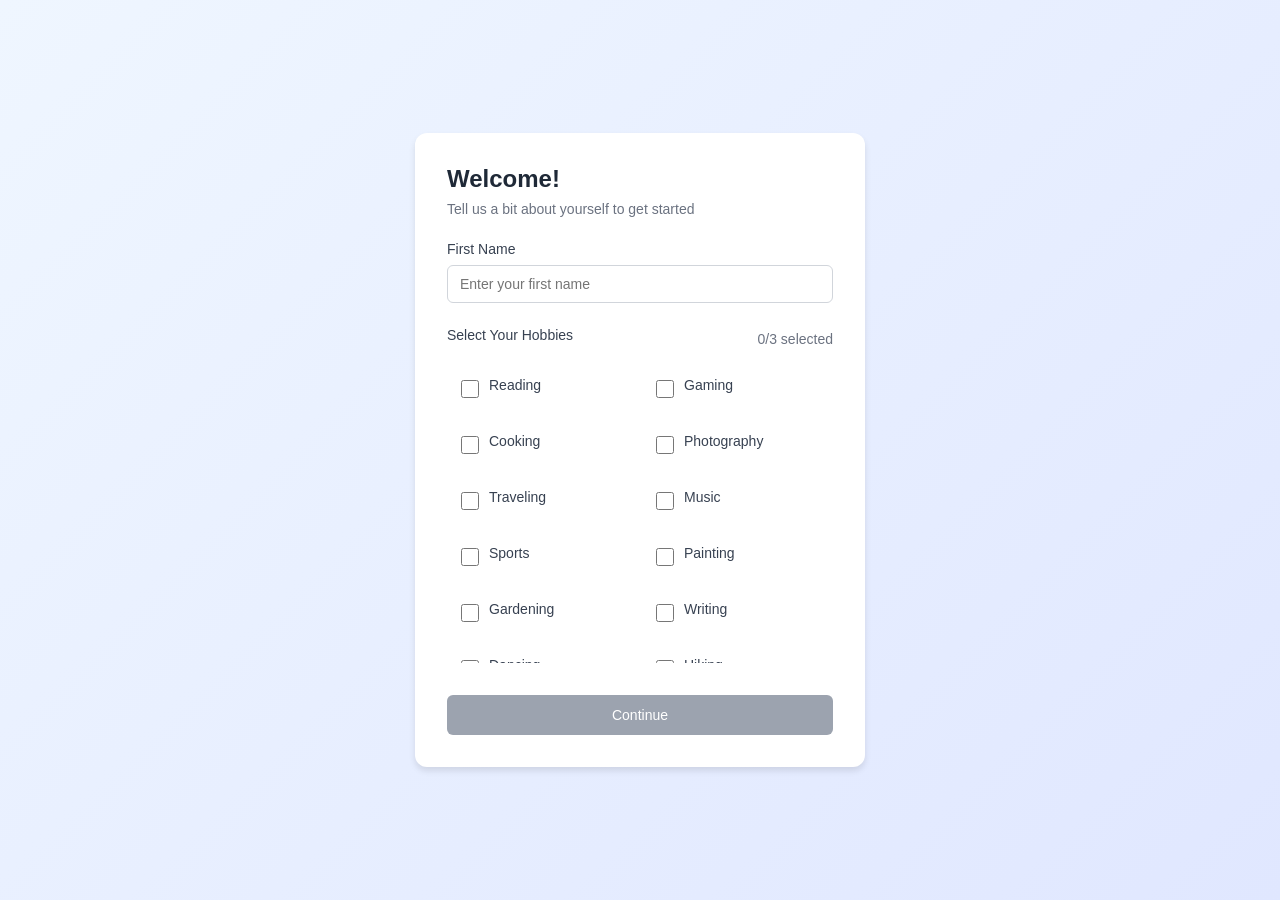
<file: first_screen/index.html>
<!DOCTYPE html>
<html lang="en">
<head>
    <meta charset="UTF-8">
    <meta name="viewport" content="width=device-width, initial-scale=1.0">
    <title>Log Screen</title>
    <link rel="stylesheet" href="style.css">
</head>
<body>
    <div class="card">
        <div class="card-header">
            <h1 class="card-title">Welcome!</h1>
            <p class="card-description">Tell us a bit about yourself to get started</p>
        </div>

        <form id="loginForm">
            <div class="form-group">
                <label for="firstName">First Name</label>
                <input 
                    type="text" 
                    id="firstName" 
                    placeholder="Enter your first name" 
                    required
                >
            </div>

            <div class="form-group">
                <div class="hobbies-header">
                    <label>Select Your Hobbies</label>
                    <span class="counter" id="counter">0/3 selected</span>
                </div>
                <div class="hobbies-grid" id="hobbiesGrid"></div>
                <p class="warning-text" id="warningText" style="display: none;">
                    Maximum of 3 hobbies selected
                </p>
            </div>

            <button type="submit" id="submitBtn" disabled>Continue</button>
        </form>
    </div>

    <script src="main.js"></script>
</body>
</html>
</file>
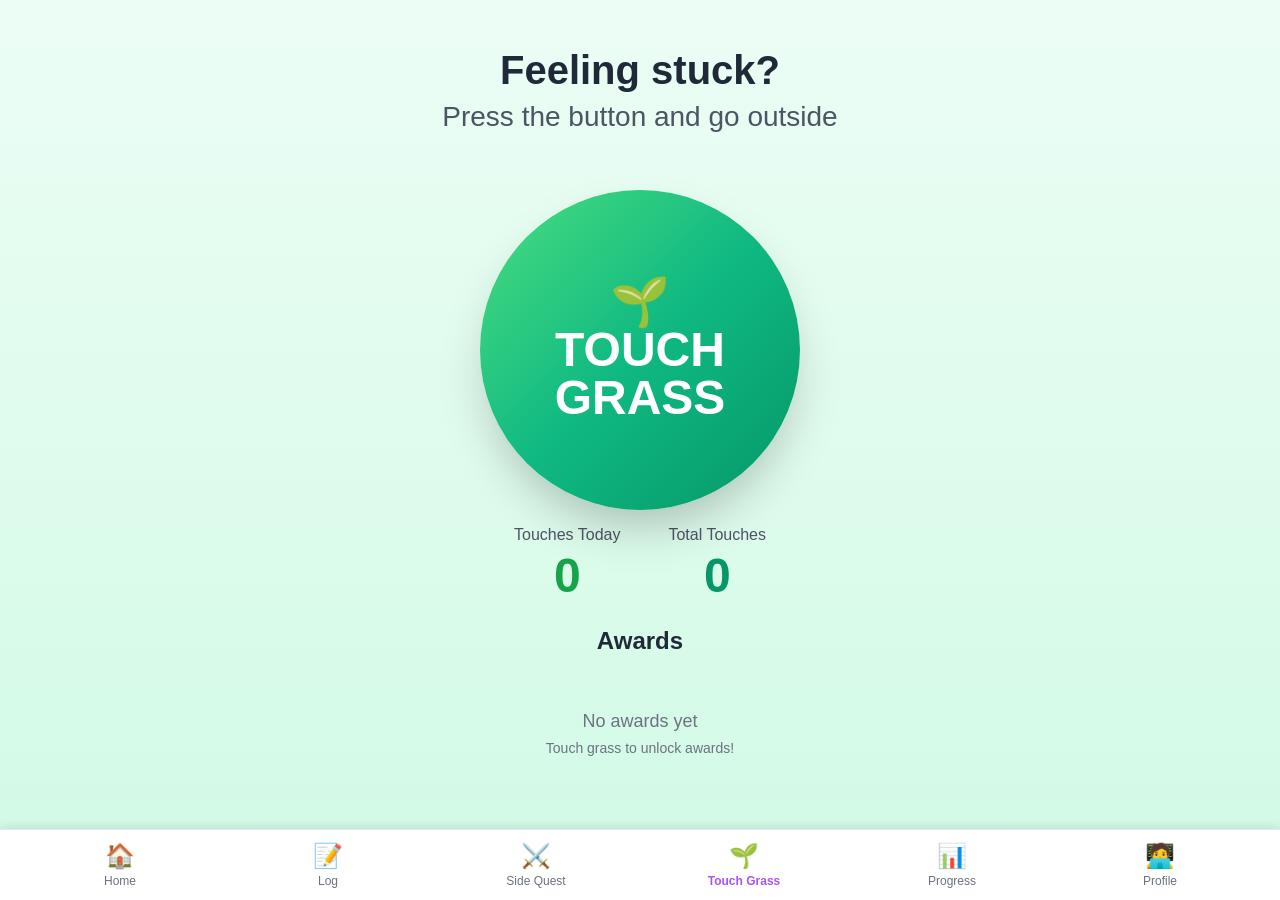
<file: grass_screen/grass.html>
<!DOCTYPE html>
<html lang="en">
<head>
  <meta charset="UTF-8">
  <meta name="viewport" content="width=device-width, initial-scale=1.0">
  <title>Touch Grass Screen</title>
  <link rel="stylesheet" href="grass.css">
</head>
<body>
  <div class="container">
    <!-- Header -->
    <div class="header">
      <h1>Feeling stuck?</h1>
      <p>Press the button and go outside</p>
    </div>

    <!-- Main Content - Button and Stats -->
    <div class="main-content">
      <!-- The Big Button -->
      <button id="touchButton" class="touch-button">
        <!-- <svg class="sparkles-icon" xmlns="http://www.w3.org/2000/svg" width="48" height="48" viewBox="0 0 24 24" fill="none" stroke="currentColor" stroke-width="2" stroke-linecap="round" stroke-linejoin="round">
          <path d="m12 3-1.912 5.813a2 2 0 0 1-1.275 1.275L3 12l5.813 1.912a2 2 0 0 1 1.275 1.275L12 21l1.912-5.813a2 2 0 0 1 1.275-1.275L21 12l-5.813-1.912a2 2 0 0 1-1.275-1.275L12 3Z"/>
          <path d="M5 3v4"/>
          <path d="M19 17v4"/>
          <path d="M3 5h4"/>
          <path d="M17 19h4"/>
        </svg> -->
        <span class="button-text">🌱</span>
        <span class="button-text">TOUCH</span>
        <span class="button-text">GRASS</span>
      </button>

      <!-- Stats -->
      <div class="stats">
        <div class="stat-item">
          <p class="stat-label">Touches Today</p>
          <p class="stat-value" id="touchesToday">0</p>
        </div>
        <div class="stat-item">
          <p class="stat-label">Total Touches</p>
          <p class="stat-value total" id="totalTouches">0</p>
        </div>
      </div>
    </div>

    <!-- Awards Section -->
    <div class="awards-section">
      <h2>Awards</h2>
      <div id="awardsContainer" class="awards-grid">
        <div class="no-awards">
          <p class="no-awards-title">No awards yet</p>
          <p class="no-awards-subtitle">Touch grass to unlock awards!</p>
        </div>
      </div>
    </div>
  </div>
    <!-- Bottom Navigation -->
    <div class="bottom-nav">
        <button class="nav-item" onclick="goToPage('/home_screen/home.html')">
            <div class="nav-icon">🏠</div>
            <div class="nav-label">Home</div>
        </button>

        <button class="nav-item" onclick="goToPage('/log_screen/log.html')">
            <div class="nav-icon">📝</div>
            <div class="nav-label">Log</div>
        </button>

        <button class="nav-item" onclick="goToPage('/quest_screen/quest.html')">
            <div class="nav-icon">⚔️</div>
            <div class="nav-label">Side Quest</div>
        </button>

        <button class="nav-item active" onclick="goToPage('/grass_screen/grass.html')">
            <div class="nav-icon">🌱</div>
            <div class="nav-label">Touch Grass</div>
        </button>

        <button class="nav-item" onclick="goToPage('/progress_screen/progress.html')">
            <div class="nav-icon">📊</div>
            <div class="nav-label">Progress</div>
        </button>

        <button class="nav-item" onclick="goToPage('/profile_screen/profile.html')">
            <div class="nav-icon">🧑‍💻</div>
            <div class="nav-label">Profile</div>
        </button>
    </div>
  
  <script src="grass.js"></script>
</body>
</html>
</file>
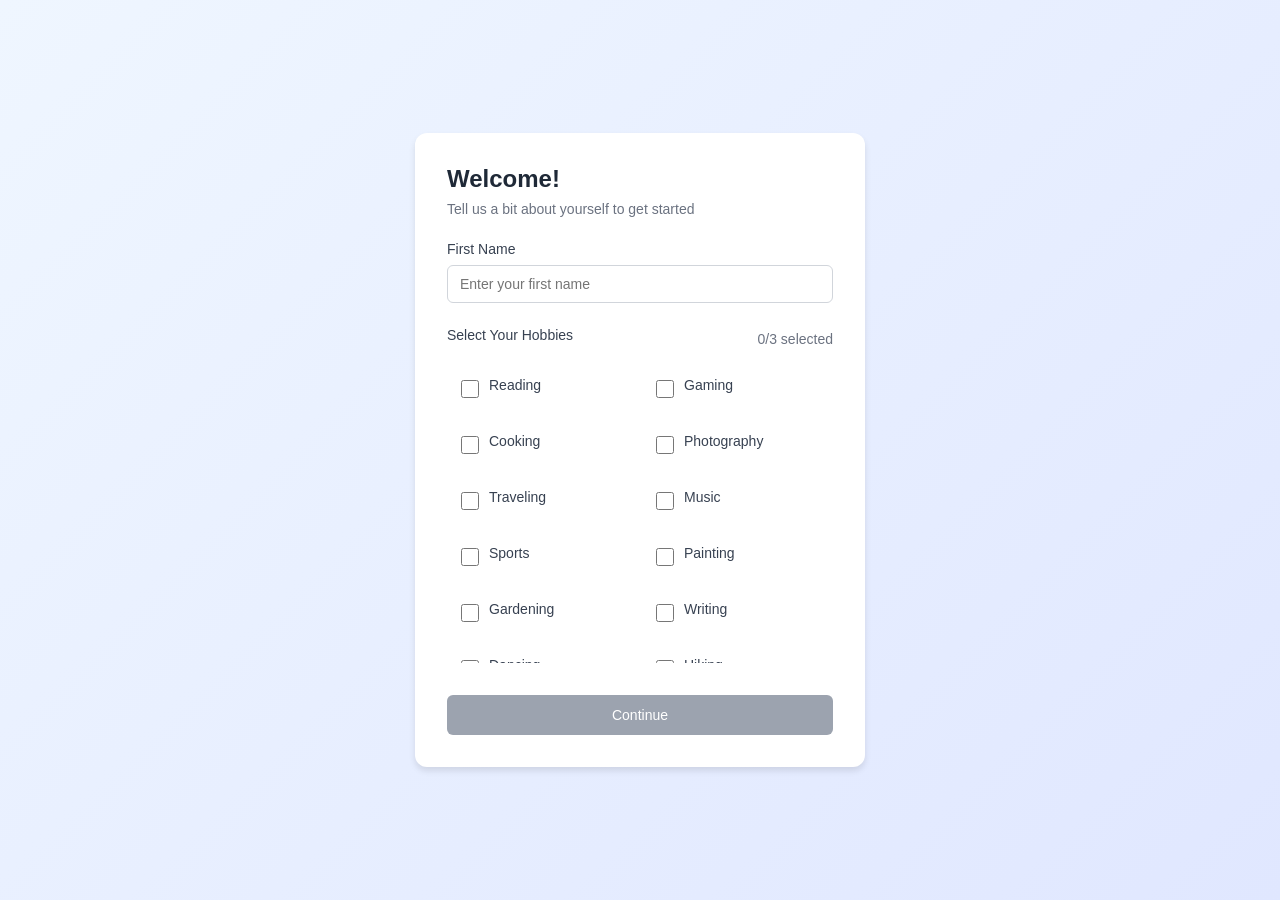
<file: home_screen/home.html>
<!DOCTYPE html>
<html lang="en">
<head>
    <meta charset="UTF-8">
    <meta name="viewport" content="width=device-width, initial-scale=1.0">
    <title>Home Screen</title>

    <!-- ✅ Inter font (matches your UI style) -->
    <link href="https://fonts.googleapis.com/css2?family=Inter:wght@400;600&display=swap" rel="stylesheet">

    <link rel="stylesheet" href="home.css">
</head>
<body>
    <div class="container">

        <!-- Quote Section -->
        <div class="quote-section">
            <span class="quote-icon">✨</span>
            <p class="quote-text" id="quoteText">Loading quote...</p>
        </div>

        <!-- Greeting Section -->
        <div class="greeting-section">
            <!-- ✅ This will now be filled from JS -->
            <h1 class="greeting-title" id="greetingTitle">Loading...</h1>
            <p class="greeting-subtitle">Ready to level up today?</p>
        </div>

        <!-- Stats Section -->
        <div class="stats-container">

            <div class="stat-card">
                <div class="stat-header">
                    <span class="stat-icon">📈</span>
                    <span class="stat-label">Level</span>
                </div>
                <!-- ✅ Dynamic -->
                <p class="stat-value" id="levelValue">0</p>
                <div class="progress-bar-bg">
                    <div class="progress-bar-fill" id="xpProgress" style="width: 0%;"></div>
                </div>
                <p class="stat-subtext" id="xpText">0/100 XP</p>
            </div>

            <div class="stat-card">
                <div class="stat-header">
                    <span class="stat-icon">🔥</span>
                    <span class="stat-label">Streak</span>
                </div>
                <p class="stat-value" id="streakValue">0</p>
                <p class="stat-subtext">days</p>
            </div>

            <div class="stat-card">
                <div class="stat-header">
                    <span class="stat-icon">🎯</span>
                    <span class="stat-label">Completed</span>
                </div>
                <p class="stat-value" id="completedValue">0</p>
                <p class="stat-subtext">this week</p>
            </div>

        </div>

        <!-- Content Grid -->
        <div class="content-grid">

            <!-- Hobbies Section -->
            <div class="hobbies-section">

                <div class="hobbies-header">
                    <h2 class="section-title">My Hobbies</h2>
                    <button class="add-button" id="addHobbyBtn">
                        <span>+</span> Add New
                    </button>
                </div>

                <!-- ✅ JS will insert the 3 selected hobbies here -->
                <div id="hobbiesList" class="hobbies-list"></div>

                <!-- Add Hobby Form -->
                <div id="addHobbyForm" class="add-hobby-form hidden">
                    <input 
                        type="text" 
                        id="hobbyNameInput" 
                        placeholder="Hobby name..." 
                        class="hobby-input"
                    >
                    <input 
                        type="number" 
                        id="hobbyGoalInput" 
                        placeholder="Goal (times per week)" 
                        class="hobby-input" 
                        value="10" 
                        min="1"
                    >
                    <div class="form-buttons">
                        <button class="submit-button" id="submitHobbyBtn">Add Hobby</button>
                        <button class="cancel-button" id="cancelHobbyBtn">Cancel</button>
                    </div>
                </div>

            </div>

            <!-- Side Quest Section -->
            <div class="quest-section">

                <div class="quest-header">
                    <span class="quest-icon">⚡</span>
                    <h2 class="quest-title">Side Quest Available!</h2>
                </div>

                <div class="quest-content">
                    <div class="quest-name-row">
                        <h3 class="quest-name" id="questName">Loading...</h3>
                        <span class="difficulty-badge" id="questDifficulty"></span>
                    </div>

                    <p class="quest-description" id="questDescription"></p>

                    <div class="quest-reward">
                        <span>🏆</span>
                        <span id="questReward"></span>
                    </div>
                </div>

                <button class="quest-button" id="startQuestBtn">
                    Start Quest
                </button>

            </div>

        </div>
    </div>

    <!-- Bottom Navigation -->
    <div class="bottom-nav">
        <button class="nav-item active" onclick="goToPage('/home_screen/home.html')">
            <div class="nav-icon">🏠</div>
            <div class="nav-label">Home</div>
        </button>

        <button class="nav-item" onclick="goToPage('/log_screen/log.html')">
            <div class="nav-icon">📝</div>
            <div class="nav-label">Log</div>
        </button>

        <button class="nav-item" onclick="goToPage('/quest_screen/quest.html')">
            <div class="nav-icon">⚔️</div>
            <div class="nav-label">Side Quest</div>
        </button>

        <button class="nav-item" onclick="goToPage('/grass_screen/grass.html')">
            <div class="nav-icon">🌱</div>
            <div class="nav-label">Touch Grass</div>
        </button>

        <button class="nav-item" onclick="goToPage('/progress_screen/progress.html')">
            <div class="nav-icon">📊</div>
            <div class="nav-label">Progress</div>
        </button>

        <button class="nav-item" onclick="goToPage('/profile_screen/profile.html')">
            <div class="nav-icon">🧑‍💻</div>
            <div class="nav-label">Profile</div>
        </button>
    </div>
    
    <!-- Toast Notification -->
    <div id="toast" class="toast hidden"></div>

    <script src="home.js"></script>

</body>
</html>
</file>
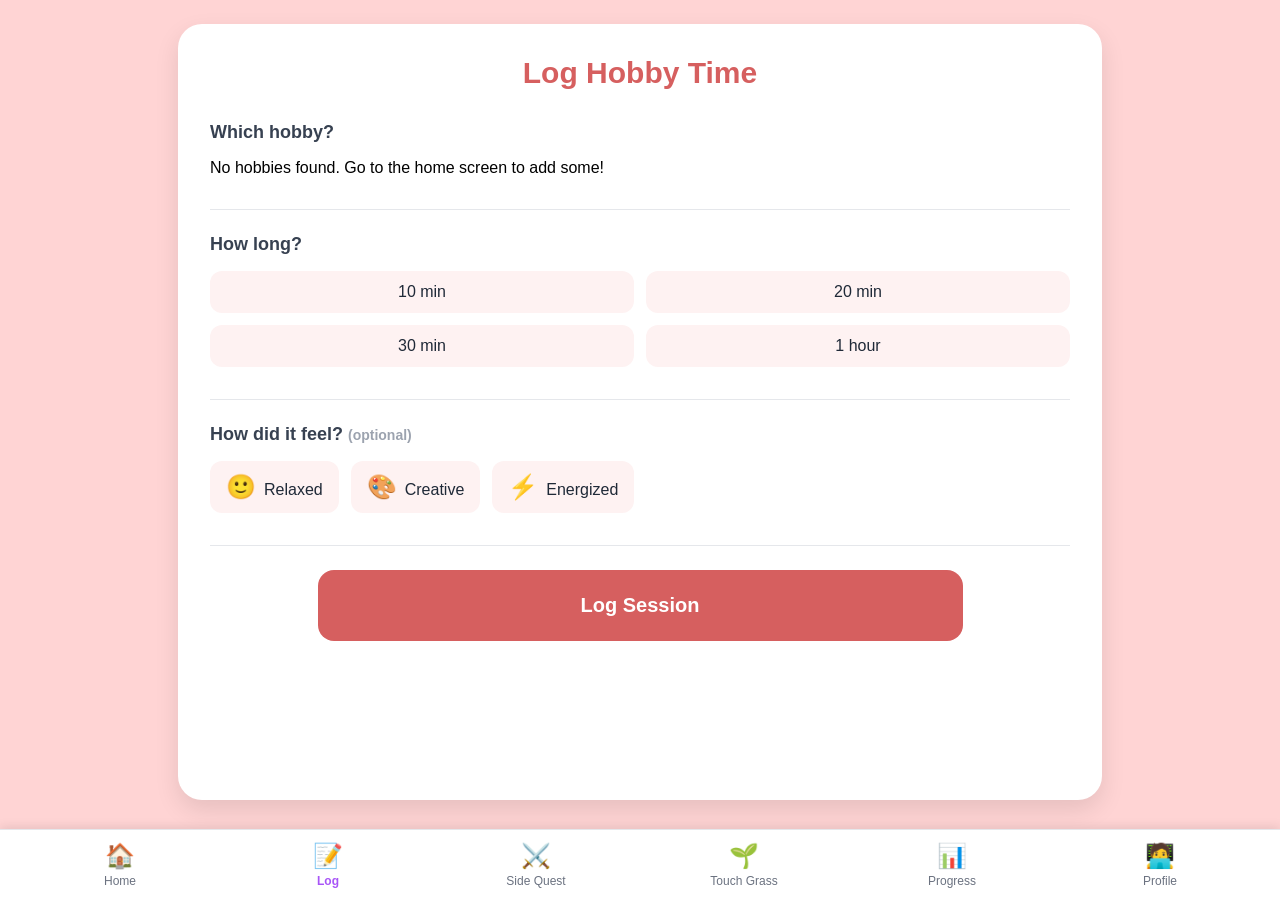
<file: log_screen/log.html>
<!DOCTYPE html>
<html lang="en">
<head>
    <meta charset="UTF-8">
    <meta name="viewport" content="width=device-width, initial-scale=1.0">
    <title>Log Hobbies Screen</title>
    <link rel="stylesheet" href="log.css">
</head>

<body>
    <div class="container">
        <h1>Log Hobby Time</h1>
        
        <!-- Which hobby? -->
        <div class="section">
            <h2>Which hobby?</h2>
            <div class="grid" id="hobbies">
                <button data-hobby="drawing">
                    <span class="emoji">🎨</span>Drawing
                </button>
                <button data-hobby="reading">
                    <span class="emoji">📚</span>Reading
                </button>
                <button data-hobby="guitar">
                    <span class="emoji">🎸</span>Guitar
                </button>
                <button data-hobby="running">
                    <span class="emoji">🏃</span>Running
                </button>
            </div>
        </div>

        <div class="divider"></div>

        <!-- How long? -->
        <div class="section">
            <h2>How long?</h2>
            <div class="grid" id="durations">
                <button data-duration="10">10 min</button>
                <button data-duration="20">20 min</button>
                <button data-duration="30">30 min</button>
                <button data-duration="60">1 hour</button>
            </div>
        </div>

        <div class="divider"></div>

        <!-- How did it feel? -->
        <div class="section">
            <h2>How did it feel? <span class="optional">(optional)</span></h2>
            <div class="flex-wrap" id="feelings">
                <button data-feeling="relaxed">
                    <span class="emoji">🙂</span>Relaxed
                </button>
                <button data-feeling="creative">
                    <span class="emoji">🎨</span>Creative
                </button>
                <button data-feeling="energized">
                    <span class="emoji">⚡</span>Energized
                </button>
            </div>
        </div>

        <div class="divider"></div>

        <!-- Log Session Button -->
        <button class="log-button" onclick="logSession()">Log Session</button>
    </div>



    <!-- Bottom Navigation -->
    <div class="bottom-nav">
        <button class="nav-item" onclick="goToPage('/home_screen/home.html')">
            <div class="nav-icon">🏠</div>
            <div class="nav-label">Home</div>
        </button>

        <button class="nav-item active" onclick="goToPage('/log_screen/log.html')">
            <div class="nav-icon">📝</div>
            <div class="nav-label">Log</div>
        </button>

        <button class="nav-item" onclick="goToPage('/quest_screen/quest.html')">
            <div class="nav-icon">⚔️</div>
            <div class="nav-label">Side Quest</div>
        </button>

        <button class="nav-item" onclick="goToPage('/grass_screen/grass.html')">
            <div class="nav-icon">🌱</div>
            <div class="nav-label">Touch Grass</div>
        </button>

        <button class="nav-item" onclick="goToPage('/progress_screen/progress.html')">
            <div class="nav-icon">📊</div>
            <div class="nav-label">Progress</div>
        </button>

        <button class="nav-item" onclick="goToPage('/profile_screen/profile.html')">
            <div class="nav-icon">🧑‍💻</div>
            <div class="nav-label">Profile</div>
        </button>
    </div>
    

    <script src="log.js"></script>
</body>
</html>
</file>
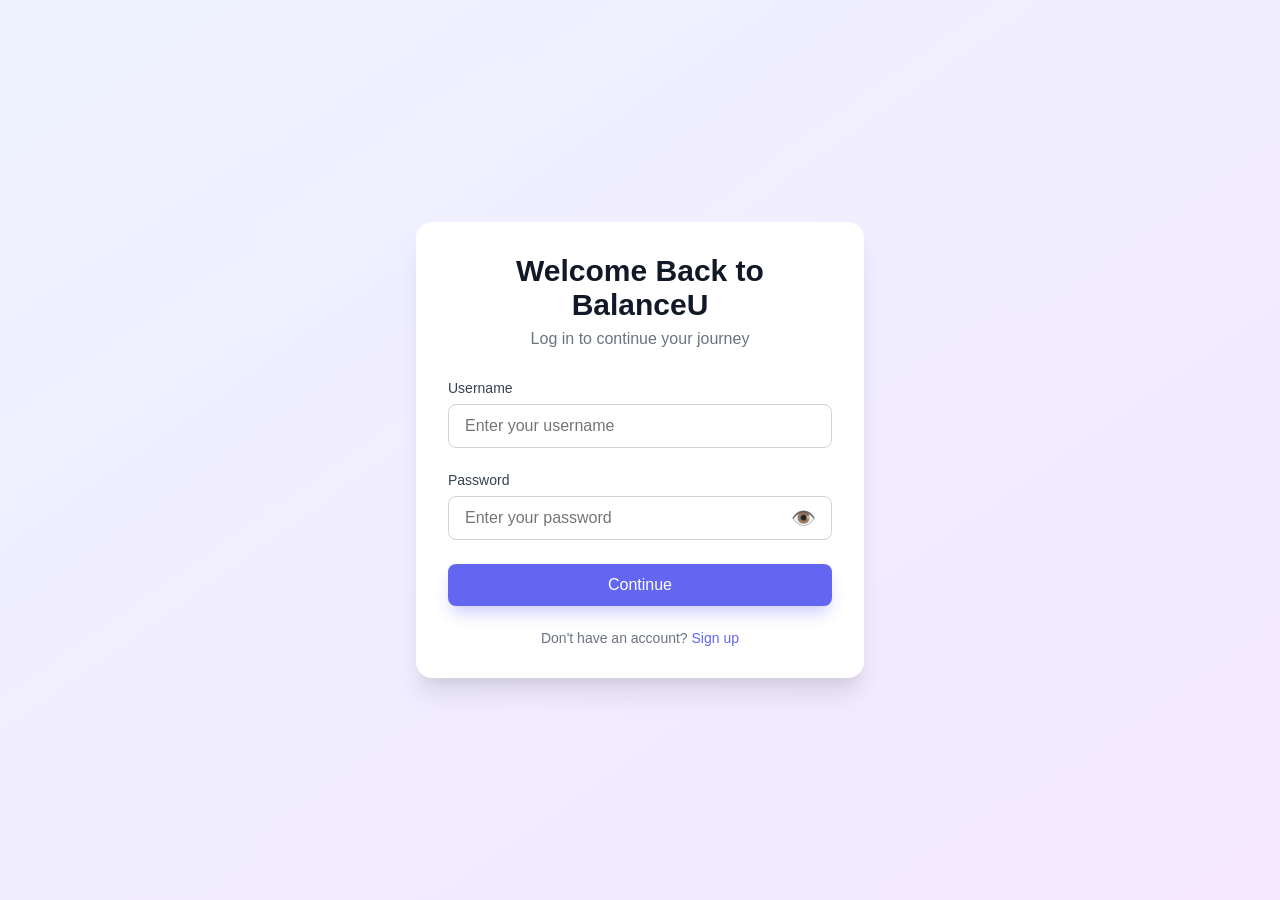
<file: login_screen/login.html>
<!DOCTYPE html>
<html lang="en">
<head>
    <meta charset="UTF-8">
    <meta name="viewport" content="width=device-width, initial-scale=1.0">
    <title>Log In - BalanceU</title>
    <link rel="stylesheet" href="login.css">
</head>
<body>
    <div class="container">
        <div class="card">
            <div class="header">
                <h1>Welcome Back to BalanceU</h1>
                <p>Log in to continue your journey</p>
            </div>

            <form id="loginForm">
                <div class="form-group">
                    <label for="username">Username</label>
                    <input 
                        type="text" 
                        id="username" 
                        placeholder="Enter your username" 
                        required
                    >
                </div>

                <div class="form-group">
                    <label for="password">Password</label>
                    <div class="password-input-wrapper">
                        <input 
                            type="password" 
                            id="password" 
                            placeholder="Enter your password" 
                            required
                        >
                        <button type="button" class="toggle-password" id="togglePassword" aria-label="Toggle password visibility">
                            👁️
                        </button>
                    </div>
                </div>
                <button type="submit" class="submit-btn">
                    Continue
                </button>
            </form>

            <div class="footer">
                <p>Don't have an account? <a href="/signup_screen/signup.html">Sign up</a></p>
            </div>
        </div>
    </div>

    <script src="login.js"></script>
</body>
</html>
</file>
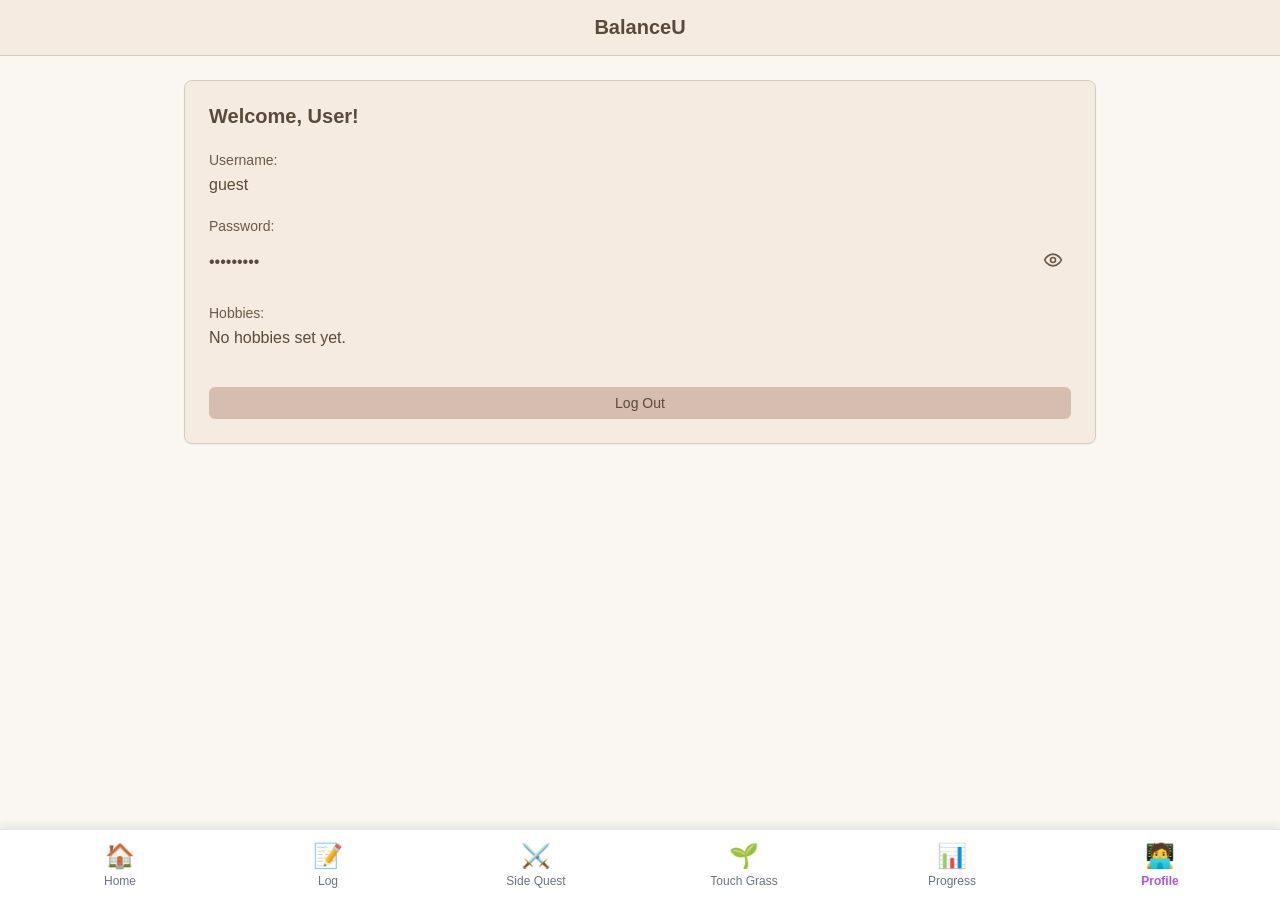
<file: profile_screen/profile.html>
<!DOCTYPE html>
<html lang="en">
<head>
  <meta charset="UTF-8">
  <meta name="viewport" content="width=device-width, initial-scale=1.0">
  <title>BalanceU Profile</title>
  <link rel="stylesheet" href="profile.css">
</head>
<body>
  <div class="profile-screen">
    <!-- Header -->
    <header class="profile-header">
      <h1>BalanceU</h1>
    </header>

    <!-- Main Content -->
    <main class="profile-main">
      <div class="profile-card">
        <!-- Welcome Message -->
        <div class="welcome-section">
          <h2>Welcome, <span id="user-name">John Doe</span>!</h2>
        </div>

        <!-- Username Field -->
        <div class="field-group">
          <label class="field-label">Username:</label>
          <div id="username-value" class="field-value">johndoe123</div>
        </div>

        <!-- Password Field -->
        <div class="field-group">
          <label class="field-label">Password:</label>
          <div class="password-field">
            <div id="password-value" class="password-value">•••••••••</div>
            <button id="toggle-password" class="toggle-button" aria-label="Toggle password visibility">
              <span id="eye-icon">
                <svg xmlns="http://www.w3.org/2000/svg" width="20" height="20" viewBox="0 0 24 24" fill="none" stroke="currentColor" stroke-width="2" stroke-linecap="round" stroke-linejoin="round">
                  <path d="M2 12s3-7 10-7 10 7 10 7-3 7-10 7-10-7-10-7Z"/>
                  <circle cx="12" cy="12" r="3"/>
                </svg>
              </span>
            </button>
          </div>
        </div>

        <!-- Hobbies Field -->
        <div class="field-group">
          <label class="field-label">Hobbies:</label>
          <div id="profile-hobbies" class="field-value hobbies-list"></div>
        </div>

        <!-- Log Out Button -->
        <div class="logout-section">
          <button id="logout-button" class="logout-button">
            Log Out
          </button>
        </div>
      </div>
    </main>
  </div>

    <!-- Bottom Navigation -->
    <div class="bottom-nav">
        <button class="nav-item" onclick="goToPage('/home_screen/home.html')">
            <div class="nav-icon">🏠</div>
            <div class="nav-label">Home</div>
        </button>

        <button class="nav-item" onclick="goToPage('/log_screen/log.html')">
            <div class="nav-icon">📝</div>
            <div class="nav-label">Log</div>
        </button>

        <button class="nav-item" onclick="goToPage('/quest_screen/quest.html')">
            <div class="nav-icon">⚔️</div>
            <div class="nav-label">Side Quest</div>
        </button>

        <button class="nav-item" onclick="goToPage('/grass_screen/grass.html')">
            <div class="nav-icon">🌱</div>
            <div class="nav-label">Touch Grass</div>
        </button>

        <button class="nav-item" onclick="goToPage('/progress_screen/progress.html')">
            <div class="nav-icon">📊</div>
            <div class="nav-label">Progress</div>
        </button>

        <button class="nav-item active" onclick="goToPage('/profile_screen/profile.html')">
            <div class="nav-icon">🧑‍💻</div>
            <div class="nav-label">Profile</div>
        </button>
    </div>

  <script src="profile.js"></script>
</body>
</html>
</file>
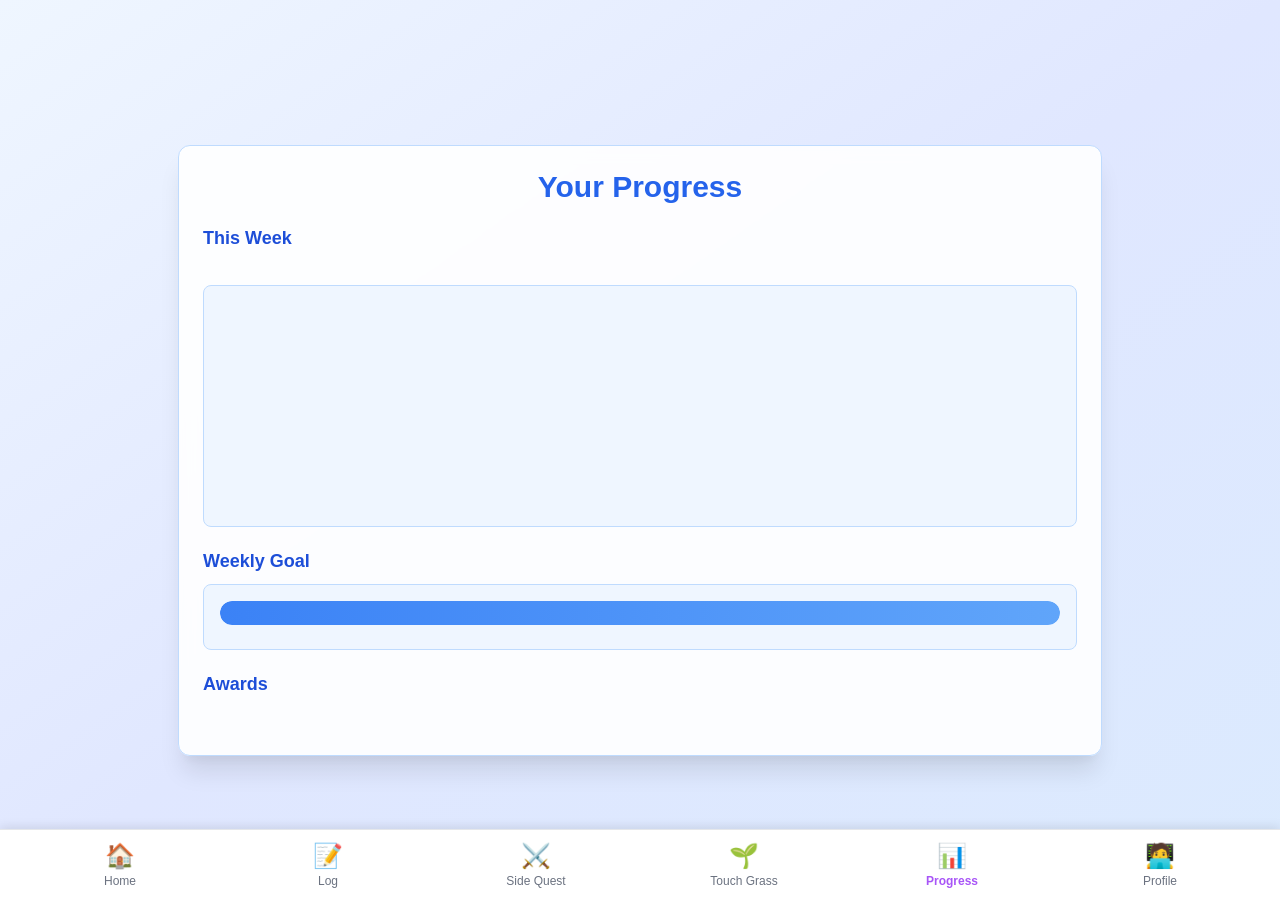
<file: progress_screen/progress.html>
<!DOCTYPE html>
<html lang="en">
<head>
    <meta charset="UTF-8">
    <meta name="viewport" content="width=device-width, initial-scale=1.0">
    <title>Progress Screen</title>
    <link rel="stylesheet" href="progress.css">
</head>
<body>
    <div class="container">
        <div class="card">
            <h1 class="title">Your Progress</h1>

            <!-- This Week Section -->
            <div class="section">
                <h2 class="section-title">This Week</h2>
                <div class="activity-list"></div>
            </div>

            <!-- Pie Chart -->
            <div class="section">
                <div class="chart-container">
                    <canvas id="pieChart" width="200" height="200"></canvas>
                    <div class="legend"></div>
                </div>
            </div>

            <!-- Weekly Goal Section -->
            <div class="section">
                <h2 class="section-title">Weekly Goal</h2>
                <div class="chart-container">
                    <div class="progress-bar-container">
                        <div class="progress-bar-fill weekly-bar"></div>
                    </div>
                    <div class="progress-text weekly-label"></div>
                </div>
            </div>

            <!-- Awards Section -->
            <div class="section">
                <h2 class="section-title">Awards</h2>
                <div class="awards-grid" id="awardsGrid"></div>
            </div>
        </div>
    </div>

    <!-- Bottom Navigation -->
    <div class="bottom-nav">
        <button class="nav-item" onclick="goToPage('/home_screen/home.html')">
            <div class="nav-icon">🏠</div>
            <div class="nav-label">Home</div>
        </button>
        <button class="nav-item" onclick="goToPage('/log_screen/log.html')">
            <div class="nav-icon">📝</div>
            <div class="nav-label">Log</div>
        </button>
        <button class="nav-item" onclick="goToPage('/quest_screen/quest.html')">
            <div class="nav-icon">⚔️</div>
            <div class="nav-label">Side Quest</div>
        </button>
        <button class="nav-item" onclick="goToPage('/grass_screen/grass.html')">
            <div class="nav-icon">🌱</div>
            <div class="nav-label">Touch Grass</div>
        </button>
        <button class="nav-item active" onclick="goToPage('/progress_screen/progress.html')">
            <div class="nav-icon">📊</div>
            <div class="nav-label">Progress</div>
        </button>
        <button class="nav-item" onclick="goToPage('/profile_screen/profile.html')">
            <div class="nav-icon">🧑‍💻</div>
            <div class="nav-label">Profile</div>
        </button>
    </div>

    <script src="progress.js"></script>
</body>
</html>
</file>
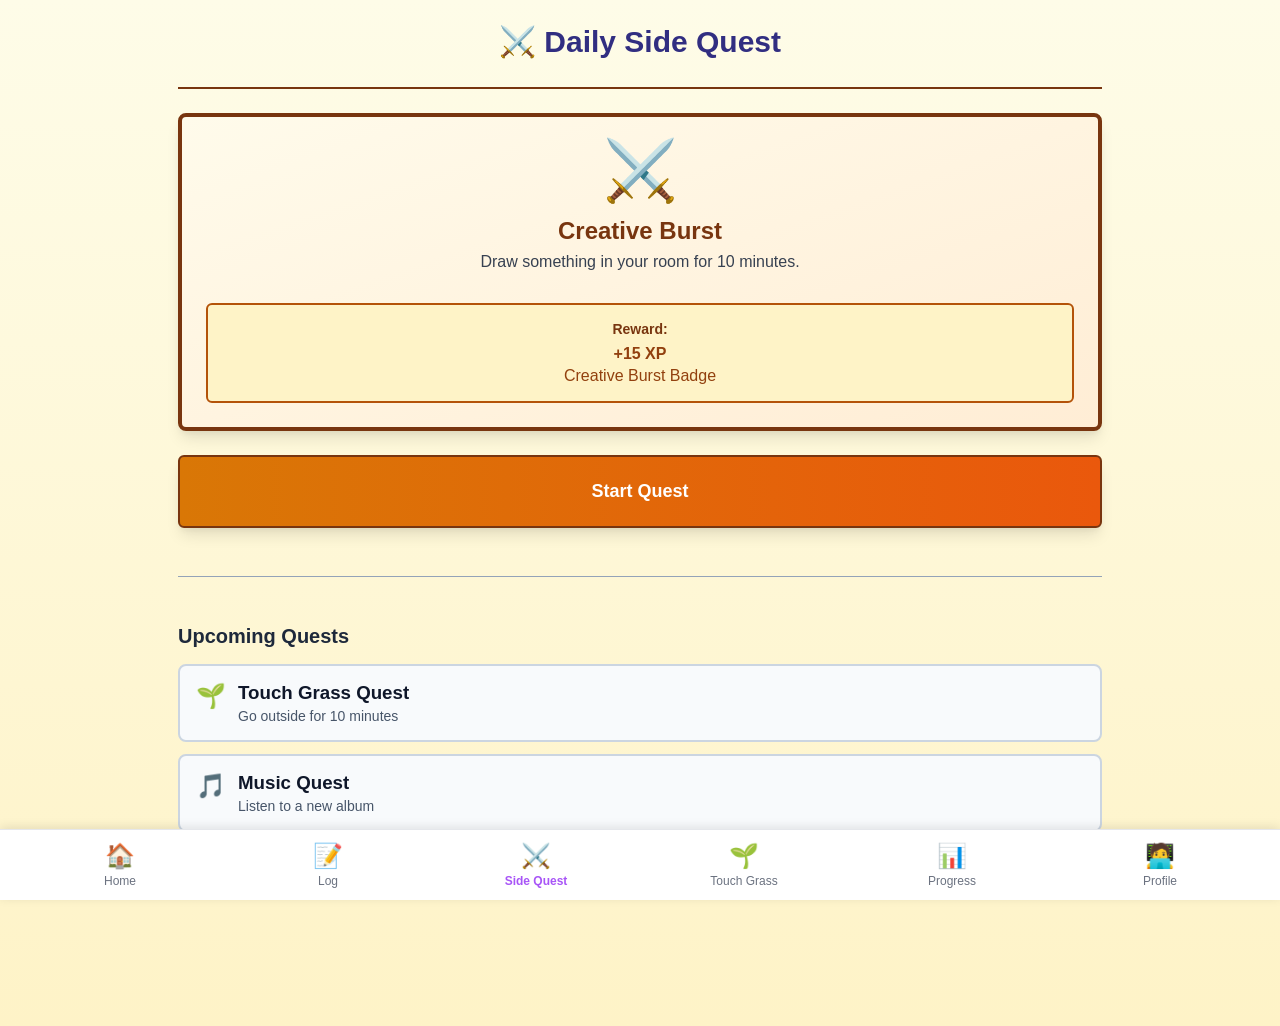
<file: quest_screen/quest.html>
<!DOCTYPE html>
<html lang="en">
<head>
    <meta charset="UTF-8">
    <meta name="viewport" content="width=device-width, initial-scale=1.0">
    <title>Quest Screen</title>
    <link rel="stylesheet" href="quest.css">
</head>

<body>
    <div class="container">
        <!-- Header -->
        <div class="header">
            <h1>⚔️ Daily Side Quest</h1>
        </div>

        <div class="separator"></div>

        <!-- Main Quest Card -->
        <div class="quest-card">
            <div class="quest-content">
                <div class="quest-emoji">⚔️</div>
                
                <div class="quest-info">
                    <h2 class="quest-title">Creative Burst</h2>
                    <p class="quest-description">Draw something in your room for 10 minutes.</p>
                </div>
                
                <div class="quest-reward">
                    <p class="reward-label">Reward:</p>
                    <div class="reward-details">
                        <p class="reward-xp">+15 XP</p>
                        <p class="reward-badge">Creative Burst Badge</p>
                    </div>
                </div>
            </div>
        </div>

        <!-- Start Quest Button -->
        <button class="start-button" onclick="startQuest()">
            Start Quest
        </button>

        <div class="separator-light"></div>

        <!-- Upcoming Quests -->
        <div class="upcoming-section">
            <h2 class="upcoming-title">Upcoming Quests</h2>
            
            <div class="upcoming-list">
                <div class="upcoming-quest" onclick="selectUpcomingQuest('Touch Grass Quest')">
                    <div class="upcoming-emoji">🌱</div>
                    <div class="upcoming-info">
                        <h3 class="upcoming-quest-title">Touch Grass Quest</h3>
                        <p class="upcoming-quest-description">Go outside for 10 minutes</p>
                    </div>
                </div>
                
                <div class="upcoming-quest" onclick="selectUpcomingQuest('Music Quest')">
                    <div class="upcoming-emoji">🎵</div>
                    <div class="upcoming-info">
                        <h3 class="upcoming-quest-title">Music Quest</h3>
                        <p class="upcoming-quest-description">Listen to a new album</p>
                    </div>
                </div>
            </div>
        </div>
        <!-- Header -->
        <div>
            <p id="sideQuestProgress">Side Quests Completed: 0</p>
        </div>
    </div>
    

    <!-- Bottom Navigation -->
    <div class="bottom-nav">
        <button class="nav-item" onclick="goToPage('/home_screen/home.html')">
            <div class="nav-icon">🏠</div>
            <div class="nav-label">Home</div>
        </button>

        <button class="nav-item" onclick="goToPage('/log_screen/log.html')">
            <div class="nav-icon">📝</div>
            <div class="nav-label">Log</div>
        </button>

        <button class="nav-item active" onclick="goToPage('/quest_screen/quest.html')">
            <div class="nav-icon">⚔️</div>
            <div class="nav-label">Side Quest</div>
        </button>

        <button class="nav-item" onclick="goToPage('/grass_screen/grass.html')">
            <div class="nav-icon">🌱</div>
            <div class="nav-label">Touch Grass</div>
        </button>

        <button class="nav-item" onclick="goToPage('/progress_screen/progress.html')">
            <div class="nav-icon">📊</div>
            <div class="nav-label">Progress</div>
        </button>
        
        <button class="nav-item" onclick="goToPage('/profile_screen/profile.html')">
            <div class="nav-icon">🧑‍💻</div>
            <div class="nav-label">Profile</div>
        </button>
    </div>
    

    <script src="quest.js"></script>
</body>
</html>
</file>
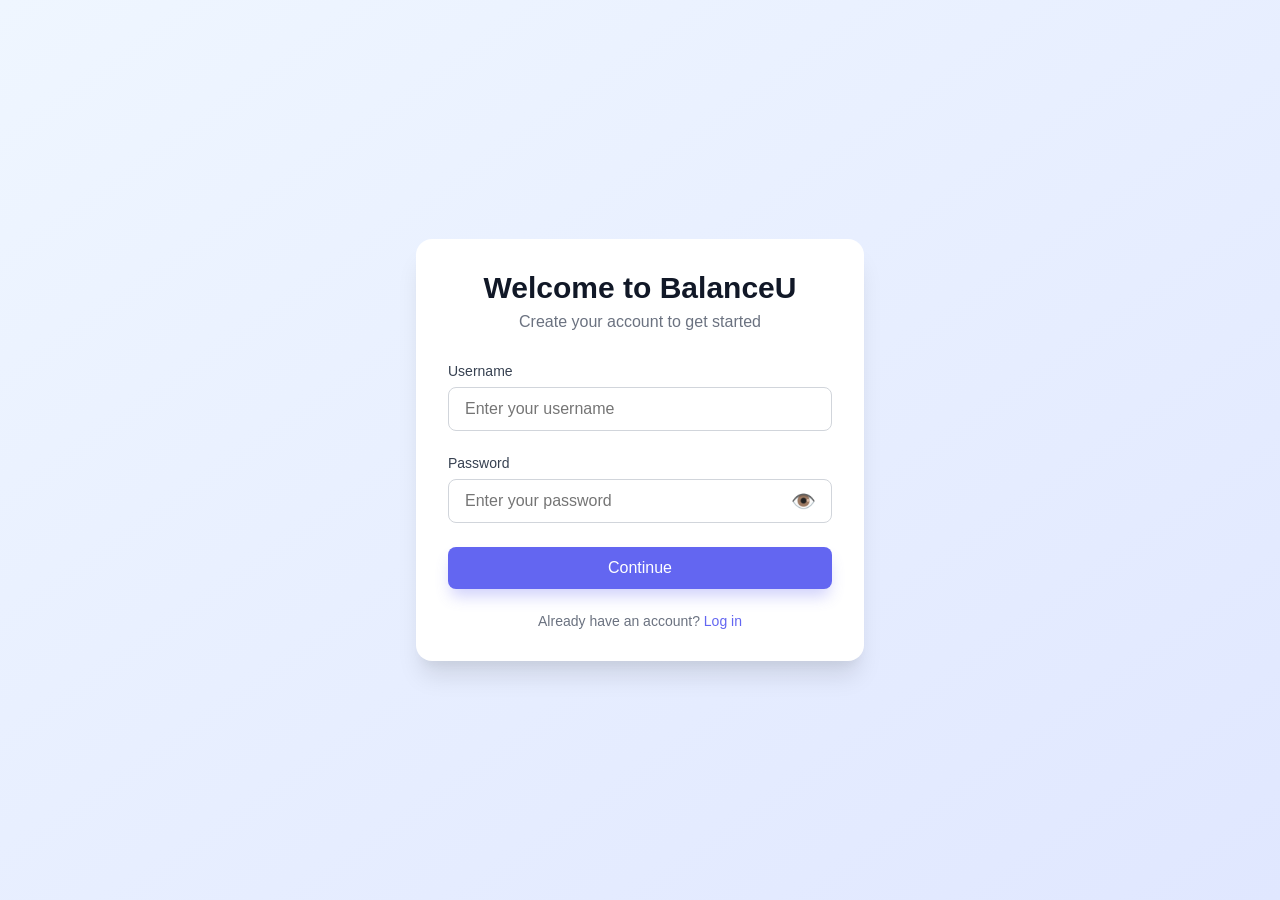
<file: signup_screen/signup.html>
<!DOCTYPE html>
<html lang="en">
<head>
    <meta charset="UTF-8">
    <meta name="viewport" content="width=device-width, initial-scale=1.0">
    <title>Sign Up - BalanceU</title>
    <link rel="stylesheet" href="signup.css">
</head>
<body>
    <div class="container">
        <div class="card">
            <div class="header">
                <h1>Welcome to BalanceU</h1>
                <p>Create your account to get started</p>
            </div>

            <form id="signupForm">
                <div class="form-group">
                    <label for="username">Username</label>
                    <input 
                        type="text" 
                        id="username" 
                        placeholder="Enter your username" 
                        required
                    >
                </div>

                <div class="form-group">
                    <label for="password">Password</label>
                    <div class="password-input-wrapper">
                        <input 
                            type="password" 
                            id="password" 
                            placeholder="Enter your password" 
                            required
                        >
                        <button type="button" class="toggle-password" id="togglePassword" aria-label="Toggle password visibility">
                            👁️
                        </button>
                    </div>
                </div>

                <button type="submit" class="submit-btn">
                    Continue
                </button>
            </form>

            <div class="footer">
                <p>Already have an account? <a href="/login_screen/login.html">Log in</a></p>
            </div>
        </div>
    </div>

    <script src="signup.js"></script>
</body>
</html>
</file>
<file: first_screen/style.css>
* {
    margin: 0;
    padding: 0;
    box-sizing: border-box;
}

body {
    font-family: -apple-system, BlinkMacSystemFont, 'Segoe UI', Roboto, 'Helvetica Neue', Arial, sans-serif;
    min-height: 100vh;
    display: flex;
    align-items: center;
    justify-content: center;
    padding: 20px;
    background: linear-gradient(135deg, #eff6ff 0%, #e0e7ff 100%);
}

.card {
    background: white;
    border-radius: 12px;
    box-shadow: 0 4px 6px rgba(0, 0, 0, 0.1);
    width: 100%;
    max-width: 450px;
    padding: 32px;
}

.card-header {
    margin-bottom: 24px;
}

.card-title {
    font-size: 24px;
    font-weight: 600;
    color: #1f2937;
    margin-bottom: 8px;
}

.card-description {
    font-size: 14px;
    color: #6b7280;
}

.form-group {
    margin-bottom: 24px;
}

label {
    display: block;
    font-size: 14px;
    font-weight: 500;
    color: #374151;
    margin-bottom: 8px;
}

input[type="text"] {
    width: 100%;
    padding: 10px 12px;
    font-size: 14px;
    border: 1px solid #d1d5db;
    border-radius: 6px;
    outline: none;
    transition: border-color 0.2s;
}

input[type="text"]:focus {
    border-color: #3b82f6;
    box-shadow: 0 0 0 3px rgba(59, 130, 246, 0.1);
}

.hobbies-header {
    display: flex;
    justify-content: space-between;
    align-items: center;
    margin-bottom: 12px;
}

.counter {
    font-size: 14px;
    color: #6b7280;
}

.hobbies-grid {
    display: grid;
    grid-template-columns: repeat(2, 1fr);
    gap: 12px;
    max-height: 300px;
    overflow-y: auto;
    padding: 4px;
}

.hobby-item {
    display: flex;
    align-items: center;
    padding: 10px;
    border-radius: 6px;
    cursor: pointer;
    transition: background-color 0.2s;
}

.hobby-item:hover:not(.disabled) {
    background-color: #f3f4f6;
}

.hobby-item.disabled {
    opacity: 0.5;
    cursor: not-allowed;
}

input[type="checkbox"] {
    width: 18px;
    height: 18px;
    margin-right: 10px;
    cursor: pointer;
    accent-color: #3b82f6;
}

.hobby-item.disabled input[type="checkbox"] {
    cursor: not-allowed;
}

.hobby-label {
    font-size: 14px;
    font-weight: 500;
    color: #374151;
    cursor: pointer;
    user-select: none;
}

.warning-text {
    font-size: 14px;
    color: #d97706;
    margin-top: 8px;
}

button {
    width: 100%;
    padding: 12px;
    font-size: 14px;
    font-weight: 500;
    color: white;
    background-color: #3b82f6;
    border: none;
    border-radius: 6px;
    cursor: pointer;
    transition: background-color 0.2s;
    margin-top: 8px;
}

button:hover:not(:disabled) {
    background-color: #2563eb;
}

button:disabled {
    background-color: #9ca3af;
    cursor: not-allowed;
}

@media (max-width: 640px) {
    .hobbies-grid {
        grid-template-columns: 1fr;
    }
}
</file>
<file: grass_screen/grass.css>
* {
  margin: 0;
  padding: 0;
  box-sizing: border-box;
}

body, html {
  width: 100%;
  height: 100%;
  font-family: -apple-system, BlinkMacSystemFont, 'Segoe UI', Roboto, Oxygen, Ubuntu, Cantarell, sans-serif;
}

.container {
  width: 100%;
  min-height: 100vh; /* allow page to grow */
  display: flex;
  flex-direction: column;
  align-items: center;
  justify-content: space-between;
  /* justify-content: flex-start; ✅ not space-between */
  padding: 2rem;
  background: linear-gradient(to bottom, #ecfdf5, #d1fae5);
}

/* Header */
.header {
  text-align: center;
  margin-top: 1rem;
  margin-bottom: 8rem;
}

.header h1 {
  font-size: 2rem;
  color: #1f2937;
  margin-bottom: 0.5rem;
}

.header p {
  font-size: 1.5rem;
  color: #4b5563;
}

/* Main Content */
.main-content {
  display: flex;
  flex-direction: column;
  align-items: center;
  gap: 1rem;
}

/* Touch Button */
.touch-button {
  position: relative;
  width: 16rem;
  height: 16rem;
  border-radius: 50%;
  background: linear-gradient(to bottom right, #4ade80, #10b981, #059669);
  box-shadow: 0 25px 50px -12px rgba(0, 0, 0, 0.25);
  border: none;
  cursor: pointer;
  display: flex;
  flex-direction: column;
  align-items: center;
  justify-content: center;
  color: white;
  transition: all 0.3s;
  transform: scale(1);
}

.touch-button:hover {
  box-shadow: 0 25px 50px -12px rgba(74, 222, 128, 0.5);
  transform: scale(1.05);
}

.touch-button:active {
  transform: scale(0.95);
}

.touch-button.animate {
  animation: pulse 0.6s ease-in-out;
  transform: scale(1.1);
}

@keyframes pulse {
  0%, 100% {
    opacity: 1;
  }
  50% {
    opacity: 0.5;
  }
}

.sparkles-icon {
  width: 3rem;
  height: 3rem;
  margin-bottom: 1rem;
}

.button-text {
  font-size: 2.5rem;
  font-weight: bold;
  line-height: 1;
}

/* Stats */
.stats {
  display: flex;
  gap: 3rem;
  text-align: center;
}

.stat-item {
  display: flex;
  flex-direction: column;
}

.stat-label {
  color: #4b5563;
  margin-bottom: 0.25rem;
  font-size: 1rem;
}

.stat-value {
  font-size: 3rem;
  font-weight: bold;
  color: #16a34a;
}

.stat-value.total {
  color: #059669;
}

/* Awards Section */
.awards-section {
  width: 100%;
  max-width: 48rem;
  margin-bottom: 5rem;
  /* margin-bottom: 120px; */
  margin-top: 1rem;
}

.awards-section h2 {
  font-size: 1.5rem;
  font-weight: bold;
  text-align: center;
  color: #1f2937;
  margin-bottom: 1.5rem;
}

.awards-grid {
  display: grid;
  grid-template-columns: repeat(2, 1fr);
  gap: 1rem;
}

.award-card {
  background: white;
  border-radius: 0.5rem;
  padding: 1rem;
  box-shadow: 0 10px 15px -3px rgba(0, 0, 0, 0.1);
  border: 2px solid #86efac;
  transition: transform 0.3s;
  animation: fadeIn 0.5s ease-in;
}

.award-card:hover {
  transform: scale(1.05);
}

@keyframes fadeIn {
  from {
    opacity: 0;
    transform: translateY(10px);
  }
  to {
    opacity: 1;
    transform: translateY(0);
  }
}

.award-icon {
  font-size: 3rem;
  text-align: center;
  margin-bottom: 0.5rem;
}

.award-name {
  font-size: 0.875rem;
  text-align: center;
  font-weight: 600;
  color: #1f2937;
}

.award-requirement {
  font-size: 0.75rem;
  text-align: center;
  color: #6b7280;
  margin-top: 0.25rem;
}

.no-awards {
  grid-column: 1 / -1;
  text-align: center;
  color: #6b7280;
  padding: 2rem;
}

.no-awards-title {
  font-size: 1.125rem;
  margin-bottom: 0.5rem;
}

.no-awards-subtitle {
  font-size: 0.875rem;
}

/* Responsive */
@media (min-width: 768px) {
  .header h1 {
    font-size: 2.5rem;
  }

  .header p {
    font-size: 1.75rem;
  }

  .touch-button {
    margin-top: -5rem; /* move up */
    width: 20rem;
    height: 20rem;
  }

  .button-text {
    font-size: 3rem;
  }

  .awards-grid {
    grid-template-columns: repeat(4, 1fr);
  }
}


.bottom-nav {
    position: fixed;
    bottom: 0;
    left: 0;
    right: 0;
    background: white;
    border-top: 1px solid #e5e7eb;
    box-shadow: 0 -2px 10px rgba(0, 0, 0, 0.1);
    display: flex;
    justify-content: space-around;
    padding: 0 16px;
    z-index: 1000;
}

.nav-item {
    display: flex;
    flex-direction: column;
    align-items: center;
    padding: 12px 8px;
    background: none;
    border: none;
    color: #6b7280;
    cursor: pointer;
    transition: color 0.2s;
    flex: 1;
    max-width: 120px;
}

.nav-item:hover {
    color: #374151;
}

.nav-item.active {
    color: #a855f7;
}

.nav-icon {
    font-size: 24px;
    margin-bottom: 4px;
}

.nav-label {
    font-size: 12px;
}

.nav-item.active .nav-label {
    font-weight: 600;
}
</file>
<file: home_screen/home.css>
* {
    margin: 0;
    padding: 0;
    box-sizing: border-box;
}

body {
    font-family: -apple-system, BlinkMacSystemFont, 'Segoe UI', Roboto, 'Helvetica Neue', Arial, sans-serif;
    background: linear-gradient(135deg, #e0f2fe 0%, #f3e8ff 50%, #fce7f3 100%);
    min-height: 100vh;
    padding: 24px;
    padding-bottom: 100px;
}

.container {
    max-width: 1024px;
    margin: 0 auto;
}

/* Quote Section */
.quote-section {
    display: flex;
    align-items: flex-start;
    gap: 12px;
    padding: 24px;
    background: rgba(243, 232, 255, 0.6);
    border-radius: 16px;
    border: 1px solid rgba(216, 180, 254, 0.5);
    margin-bottom: 24px;
}

.quote-icon {
    font-size: 20px;
    flex-shrink: 0;
    margin-top: 2px;
}

.quote-text {
    font-size: 18px;
    font-style: italic;
    color: #374151;
    line-height: 1.6;
}

/* Greeting Section */
.greeting-section {
    margin-bottom: 24px;
}

.greeting-title {
    font-size: 36px;
    font-weight: bold;
    color: #111827;
    margin-bottom: 8px;
}

.greeting-subtitle {
    font-size: 16px;
    color: #6b7280;
}

/* Stats Section */
.stats-container {
    display: grid;
    grid-template-columns: repeat(3, 1fr);
    gap: 16px;
    margin-bottom: 24px;
}

.stat-card {
    background: white;
    padding: 16px;
    border-radius: 12px;
    border: 1px solid #e5e7eb;
    box-shadow: 0 1px 3px rgba(0, 0, 0, 0.1);
}

.stat-header {
    display: flex;
    align-items: center;
    gap: 8px;
    margin-bottom: 8px;
}

.stat-icon {
    font-size: 16px;
}

.stat-label {
    font-size: 14px;
    color: #6b7280;
}

.stat-value {
    font-size: 28px;
    font-weight: bold;
    color: #111827;
    margin-bottom: 8px;
}

.progress-bar-bg {
    height: 8px;
    background: #f3f4f6;
    border-radius: 4px;
    overflow: hidden;
    margin-bottom: 4px;
}

.progress-bar-fill {
    height: 100%;
    background: #3b82f6;
    transition: width 0.3s ease;
}

.stat-subtext {
    font-size: 12px;
    color: #9ca3af;
}

/* Content Grid */
.content-grid {
    display: grid;
    grid-template-columns: repeat(auto-fit, minmax(320px, 1fr));
    gap: 24px;
}

/* Hobbies Section */
.hobbies-section {
    background: white;
    padding: 24px;
    border-radius: 16px;
    border: 1px solid #e5e7eb;
    box-shadow: 0 1px 3px rgba(0, 0, 0, 0.1);
}

.hobbies-header {
    display: flex;
    justify-content: space-between;
    align-items: center;
    margin-bottom: 16px;
}

.section-title {
    font-size: 20px;
    font-weight: 600;
    color: #111827;
}

.add-button {
    display: flex;
    align-items: center;
    gap: 4px;
    padding: 6px 12px;
    background: #a855f7;
    color: white;
    border: none;
    border-radius: 8px;
    font-size: 14px;
    cursor: pointer;
    transition: background 0.2s;
}

.add-button:hover {
    background: #9333ea;
}

.hobbies-list {
    display: flex;
    flex-direction: column;
    gap: 12px;
}

.hobby-card {
    display: flex;
    justify-content: space-between;
    align-items: center;
    padding: 16px;
    background: #f9fafb;
    border-radius: 12px;
}

.hobby-info {
    flex: 1;
}

.hobby-name {
    font-size: 16px;
    font-weight: 500;
    color: #111827;
    margin-bottom: 4px;
}

.hobby-logs {
    font-size: 14px;
    color: #6b7280;
}

.log-button {
    display: flex;
    align-items: center;
    gap: 4px;
    padding: 8px 12px;
    background: #22c55e;
    color: white;
    border: none;
    border-radius: 8px;
    font-size: 14px;
    cursor: pointer;
    transition: background 0.2s;
}

.log-button:hover {
    background: #16a34a;
}

.add-hobby-form {
    padding: 16px;
    background: #faf5ff;
    border-radius: 12px;
    border: 2px solid #e9d5ff;
}

.add-hobby-form.hidden {
    display: none;
}

.hobby-input {
    width: 100%;
    padding: 12px;
    background: white;
    border: 1px solid #d1d5db;
    border-radius: 8px;
    font-size: 16px;
    margin-bottom: 12px;
}

.hobby-input:focus {
    outline: none;
    border-color: #a855f7;
    box-shadow: 0 0 0 3px rgba(168, 85, 247, 0.1);
}

.form-buttons {
    display: flex;
    gap: 8px;
}

.submit-button {
    flex: 1;
    padding: 12px;
    background: #a855f7;
    color: white;
    border: none;
    border-radius: 8px;
    font-size: 14px;
    font-weight: 600;
    cursor: pointer;
    transition: background 0.2s;
}

.submit-button:hover {
    background: #9333ea;
}

.cancel-button {
    padding: 12px 16px;
    background: #e5e7eb;
    color: #374151;
    border: none;
    border-radius: 8px;
    font-size: 14px;
    cursor: pointer;
    transition: background 0.2s;
}

.cancel-button:hover {
    background: #d1d5db;
}

/* Quest Section */
.quest-section {
    background: linear-gradient(135deg, #fffbeb 0%, #fed7aa 100%);
    padding: 24px;
    border-radius: 16px;
    border: 2px solid #fde68a;
    box-shadow: 0 4px 6px rgba(0, 0, 0, 0.1);
}

.quest-header {
    display: flex;
    align-items: center;
    gap: 8px;
    margin-bottom: 16px;
}

.quest-icon {
    font-size: 20px;
}

.quest-title {
    font-size: 18px;
    font-weight: 600;
    color: #111827;
}

.quest-content {
    margin-bottom: 16px;
}

.quest-name-row {
    display: flex;
    align-items: center;
    gap: 8px;
    margin-bottom: 8px;
}

.quest-name {
    font-size: 16px;
    font-weight: 600;
    color: #111827;
}

.difficulty-badge {
    padding: 2px 8px;
    border-radius: 12px;
    font-size: 10px;
    font-weight: 600;
    text-transform: uppercase;
}

.difficulty-badge.easy {
    background: #dcfce7;
    color: #166534;
    border: 1px solid #86efac;
}

.difficulty-badge.medium {
    background: #fef3c7;
    color: #92400e;
    border: 1px solid #fcd34d;
}

.difficulty-badge.hard {
    background: #fee2e2;
    color: #991b1b;
    border: 1px solid #fca5a5;
}

.quest-description {
    font-size: 14px;
    color: #6b7280;
    margin-bottom: 12px;
}

.quest-reward {
    display: flex;
    align-items: center;
    gap: 4px;
    font-size: 14px;
    color: #b45309;
    font-weight: 500;
    margin-bottom: 16px;
}

.quest-button {
    width: 100%;
    padding: 16px;
    background: linear-gradient(135deg, #f59e0b 0%, #ea580c 100%);
    color: white;
    border: none;
    border-radius: 12px;
    font-size: 16px;
    font-weight: 600;
    cursor: pointer;
    box-shadow: 0 4px 6px rgba(0, 0, 0, 0.1);
    transition: transform 0.2s, box-shadow 0.2s;
}

.quest-button:hover {
    transform: translateY(-2px);
    box-shadow: 0 6px 8px rgba(0, 0, 0, 0.15);
}

/* Bottom Navigation */
.bottom-nav {
    position: fixed;
    bottom: 0;
    left: 0;
    right: 0;
    background: white;
    border-top: 1px solid #e5e7eb;
    box-shadow: 0 -2px 10px rgba(0, 0, 0, 0.1);
    display: flex;
    justify-content: space-around;
    padding: 0 16px;
    z-index: 1000;
}

.nav-item {
    display: flex;
    flex-direction: column;
    align-items: center;
    padding: 12px 8px;
    background: none;
    border: none;
    color: #6b7280;
    cursor: pointer;
    transition: color 0.2s;
    flex: 1;
    max-width: 120px;
}

.nav-item:hover {
    color: #374151;
}

.nav-item.active {
    color: #a855f7;
}

.nav-icon {
    font-size: 24px;
    margin-bottom: 4px;
}

.nav-label {
    font-size: 12px;
}

.nav-item.active .nav-label {
    font-weight: 600;
}

/* Toast Notification */
.toast {
    position: fixed;
    top: 20px;
    left: 50%;
    transform: translateX(-50%);
    background: #111827;
    color: white;
    padding: 12px 24px;
    border-radius: 8px;
    box-shadow: 0 4px 6px rgba(0, 0, 0, 0.2);
    z-index: 2000;
    animation: slideDown 0.3s ease;
}

.toast.hidden {
    display: none;
}

.toast.success {
    background: #22c55e;
}

@keyframes slideDown {
    from {
        opacity: 0;
        transform: translateX(-50%) translateY(-20px);
    }
    to {
        opacity: 1;
        transform: translateX(-50%) translateY(0);
    }
}

/* Responsive */
@media (max-width: 768px) {
    .stats-container {
        grid-template-columns: 1fr;
    }
    
    .content-grid {
        grid-template-columns: 1fr;
    }
    
    .greeting-title {
        font-size: 28px;
    }
}
</file>
<file: log_screen/log.css>
* {
    margin: 0;
    padding: 0;
    box-sizing: border-box;
}

body {
    font-family: -apple-system, BlinkMacSystemFont, 'Segoe UI', Roboto, 'Helvetica Neue', Arial, sans-serif;
    background-color: #ffd4d4;
    min-height: 100vh;
    display: flex;
    justify-content: center; /* horizontal center */
    padding: 24px;
    padding-bottom: 100px; /* space for nav */
}

.container {
    width: 100%;
    max-width: 75%;      /* max 75% of viewport */
    min-width: 320px;    /* prevent it from being too narrow on mobile */
    background-color: white;
    border-radius: 24px;
    box-shadow: 0 10px 25px rgba(0, 0, 0, 0.1);
    padding: 32px;
    margin: 0 auto;      /* center container */
}

h1 {
    font-size: 30px;
    text-align: center;
    margin-bottom: 32px;
    color: #d65f5f;
}

h2 {
    font-size: 18px;
    margin-bottom: 16px;
    color: #374151;
}

.optional {
    font-size: 14px;
    color: #9ca3af;
}

.section {
    margin-bottom: 32px;
}

.divider {
    border-top: 1px solid #e5e7eb;
    margin: 24px 0;
}

.grid {
    display: grid;
    grid-template-columns: repeat(2, 1fr);
    gap: 12px;
}

.flex-wrap {
    display: flex;
    flex-wrap: wrap;
    gap: 12px;
}

button {
    padding: 12px 16px;
    border-radius: 12px;
    border: none;
    background-color: #fef2f2;
    cursor: pointer;
    transition: all 0.2s;
    font-size: 16px;
    color: #1f2937;
    font-family: inherit;
}

button:hover {
    background-color: #fee2e2;
}

button.selected {
    background: linear-gradient(to bottom right, #fecaca, #fca5a5);
    box-shadow: 0 4px 6px rgba(0, 0, 0, 0.1);
    transform: scale(1.05);
}

.emoji {
    font-size: 24px;
    margin-right: 8px;
}

/* Enlarged log button for better visibility */
.log-button {
    width: 100%;
    max-width: 75%;       /* max 75% of container width */
    min-width: 200px;     /* mobile friendly */
    padding: 24px;        /* bigger clickable area */
    border-radius: 16px;  /* slightly larger rounded corners */
    background-color: #d65f5f;
    color: white;
    font-size: 20px;      /* bigger text */
    font-weight: 600;
    border: none;
    cursor: pointer;
    transition: all 0.2s;
    margin: 0 auto;       /* center the button */
    display: block;
}

.log-button:hover {
    box-shadow: 0 10px 15px rgba(0, 0, 0, 0.1);
    transform: scale(1.05);
}

.log-button:active {
    transform: scale(0.98);
}

.bottom-nav {
    position: fixed;
    bottom: 0;
    left: 0;
    right: 0;
    background: white;
    border-top: 1px solid #e5e7eb;
    box-shadow: 0 -2px 10px rgba(0, 0, 0, 0.1);
    display: flex;
    justify-content: space-around;
    padding: 0 16px;
    z-index: 1000;
}

.nav-item {
    display: flex;
    flex-direction: column;
    align-items: center;
    padding: 12px 8px;
    background: none;
    border: none;
    color: #6b7280;
    cursor: pointer;
    transition: color 0.2s;
    flex: 1;
    max-width: 120px;
}

.nav-item:hover {
    color: #374151;
}

.nav-item.active {
    color: #a855f7;
}

.nav-icon {
    font-size: 24px;
    margin-bottom: 4px;
}

.nav-label {
    font-size: 12px;
}

.nav-item.active .nav-label {
    font-weight: 600;
}
</file>
<file: login_screen/login.css>
* {
    margin: 0;
    padding: 0;
    box-sizing: border-box;
}

body {
    font-family: -apple-system, BlinkMacSystemFont, 'Segoe UI', 'Roboto', 'Oxygen',
        'Ubuntu', 'Cantarell', 'Fira Sans', 'Droid Sans', 'Helvetica Neue',
        sans-serif;
    -webkit-font-smoothing: antialiased;
    -moz-osx-font-smoothing: grayscale;
}

.container {
    min-height: 100vh;
    display: flex;
    align-items: center;
    justify-content: center;
    background: linear-gradient(to bottom right, #eef2ff, #f3e8ff);
    padding: 20px;
}

.card {
    width: 100%;
    max-width: 448px;
    padding: 32px;
    background: white;
    border-radius: 16px;
    box-shadow: 0 20px 25px -5px rgba(0, 0, 0, 0.1), 0 10px 10px -5px rgba(0, 0, 0, 0.04);
}

.header {
    text-align: center;
    margin-bottom: 32px;
}

.header h1 {
    font-size: 30px;
    font-weight: 700;
    color: #111827;
    margin-bottom: 8px;
}

.header p {
    color: #6b7280;
    font-size: 16px;
}

.form-group {
    margin-bottom: 24px;
}

.form-group label {
    display: block;
    font-size: 14px;
    font-weight: 500;
    color: #374151;
    margin-bottom: 8px;
}

.form-group input {
    width: 100%;
    padding: 12px 16px;
    border: 1px solid #d1d5db;
    border-radius: 8px;
    font-size: 16px;
    outline: none;
    transition: all 0.2s;
}

.form-group input:focus {
    border-color: transparent;
    box-shadow: 0 0 0 2px #6366f1;
}

.password-input-wrapper {
    position: relative;
}

.password-input-wrapper input {
    padding-right: 48px;
}

.toggle-password {
    position: absolute;
    right: 12px;
    top: 50%;
    transform: translateY(-50%);
    background: none;
    border: none;
    cursor: pointer;
    font-size: 20px;
    padding: 4px;
    color: #6b7280;
    transition: color 0.2s;
    line-height: 1;
}

.toggle-password:hover {
    color: #374151;
}

.submit-btn {
    width: 100%;
    padding: 12px 16px;
    background: #6366f1;
    color: white;
    font-weight: 500;
    font-size: 16px;
    border: none;
    border-radius: 8px;
    cursor: pointer;
    transition: all 0.2s;
    box-shadow: 0 10px 15px -3px rgba(99, 102, 241, 0.3);
}

.submit-btn:hover {
    background: #4f46e5;
    box-shadow: 0 20px 25px -5px rgba(99, 102, 241, 0.4);
}

.footer {
    margin-top: 24px;
    text-align: center;
}

.footer p {
    font-size: 14px;
    color: #6b7280;
}

.footer a {
    color: #6366f1;
    text-decoration: none;
    font-weight: 500;
}

.footer a:hover {
    color: #4f46e5;
}

@media (max-width: 480px) {
    .card {
        padding: 24px;
    }
    
    .header h1 {
        font-size: 24px;
    }
}
</file>
<file: profile_screen/profile.css>
/* Soft Sand Color Palette */
:root {
  --parchment: #edede9;
  --bone: #d6ccc2;
  --linen: #f5ebe0;
  --almond-cream: #e3d5ca;
  --almond-silk: #d5bdaf;
  --warm-background: #faf7f2;
  --text-primary: #5a4a3a;
  --text-secondary: #6b5a4a;
}

/* Base Styles */
body {
  margin: 0;
  font-family: -apple-system, BlinkMacSystemFont, 'Segoe UI', 'Roboto', 'Oxygen',
    'Ubuntu', 'Cantarell', 'Fira Sans', 'Droid Sans', 'Helvetica Neue',
    sans-serif;
  -webkit-font-smoothing: antialiased;
  -moz-osx-font-smoothing: grayscale;
}

* {
  box-sizing: border-box;
}

/* Profile Screen Styles */
.profile-screen {
  min-height: 100vh;
  background-color: var(--warm-background);
  display: flex;
  flex-direction: column;
}

.profile-header {
  background-color: var(--linen);
  border-bottom: 1px solid var(--bone);
  padding: 1rem 1.5rem;
}

.profile-header h1 {
  text-align: center;
  font-size: 1.25rem;
  font-weight: 600;
  color: var(--text-primary);
  margin: 0;
}

.profile-main {
    flex: 1;
    padding: 1.5rem;
    width: 100%;
    max-width: 75vw;  /* max 75% of viewport width */
    margin: 0 auto;   /* center horizontally */
}


.profile-card {
  background-color: var(--linen);
  border-radius: 0.5rem;
  box-shadow: 0 1px 2px 0 rgba(0, 0, 0, 0.05);
  border: 1px solid var(--bone);
  padding: 1.5rem;
}

.welcome-section {
  margin-bottom: 1.5rem;
}

.welcome-section h2 {
  font-size: 1.25rem;
  color: var(--text-primary);
  margin: 0;
}

.field-group {
  margin-bottom: 1.5rem;
}

.field-label {
  display: block;
  font-size: 0.875rem;
  color: var(--text-secondary);
  margin-bottom: 0.5rem;
}

.field-value {
  font-size: 1rem;
  color: var(--text-primary);
}

.password-field {
  display: flex;
  align-items: center;
  gap: 0.5rem;
}

.password-value {
  flex: 1;
  font-size: 1rem;
  color: var(--text-primary);
}

.toggle-button {
  padding: 0.5rem;
  background: transparent;
  border: none;
  border-radius: 0.375rem;
  cursor: pointer;
  transition: background-color 0.2s;
}

.toggle-button:hover {
  background-color: var(--almond-cream);
}

.toggle-button svg {
  width: 1.25rem;
  height: 1.25rem;
  color: var(--text-secondary);
}

.logout-section {
  padding-top: 1rem;
}

.logout-button {
  width: 100%;
  background-color: var(--almond-silk);
  color: var(--text-primary);
  border: none;
  border-radius: 0.375rem;
  padding: 0.5rem 1rem;
  font-size: 0.875rem;
  font-weight: 500;
  cursor: pointer;
  transition: background-color 0.2s;
}

.logout-button:hover {
  background-color: var(--bone);
}


.bottom-nav {
    position: fixed;
    bottom: 0;
    left: 0;
    right: 0;
    background: white;
    border-top: 1px solid #e5e7eb;
    box-shadow: 0 -2px 10px rgba(0, 0, 0, 0.1);
    display: flex;
    justify-content: space-around;
    padding: 0 16px;
    z-index: 1000;
}

.nav-item {
    display: flex;
    flex-direction: column;
    align-items: center;
    padding: 12px 8px;
    background: none;
    border: none;
    color: #6b7280;
    cursor: pointer;
    transition: color 0.2s;
    flex: 1;
    max-width: 120px;
}

.nav-item:hover {
    color: #374151;
}

.nav-item.active {
    color: #a855f7;
}

.nav-icon {
    font-size: 24px;
    margin-bottom: 4px;
}

.nav-label {
    font-size: 12px;
}

.nav-item.active .nav-label {
    font-weight: 600;
}

/* Hobby tags on profile page */
.hobbies-list {
    display: flex;
    flex-wrap: wrap;
    gap: 8px;
    margin-top: 4px;
}

.hobby-tag {
    background: #e0f2fe;
    color: #0369a1;
    border-radius: 20px;
    padding: 4px 14px;
    font-size: 0.9rem;
    font-weight: 500;
}
</file>
<file: progress_screen/progress.css>
* {
    margin: 0;
    padding: 0;
    box-sizing: border-box;
}

body {
    font-family: -apple-system, BlinkMacSystemFont, 'Segoe UI', Roboto, 'Helvetica Neue', Arial, sans-serif;
    background: linear-gradient(to bottom right, #eff6ff, #e0e7ff, #dbeafe);
    min-height: 100vh;
    display: flex;
    align-items: center;
    justify-content: center;
    padding: 24px;
}

.container {
    width: 100%;
    max-width: 75%;      /* max 75% of viewport */
    min-width: 320px;    /* prevent it from being too narrow on mobile */
}

.card {
    background: rgba(255, 255, 255, 0.9);
    backdrop-filter: blur(8px);
    border-radius: 12px;
    padding: 24px;
    box-shadow: 0 20px 25px -5px rgba(0, 0, 0, 0.1), 0 10px 10px -5px rgba(0, 0, 0, 0.04);
    border: 1px solid #bfdbfe;
}

.title {
    font-size: 30px;
    font-weight: bold;
    text-align: center;
    color: #2563eb;
    margin-bottom: 24px;
}

.section {
    margin-bottom: 24px;
}

.section-title {
    font-size: 18px;
    font-weight: 600;
    color: #1d4ed8;
    margin-bottom: 12px;
}

.activity-list {
    display: flex;
    flex-direction: column;
    gap: 8px;
}

.activity-item {
    display: flex;
    justify-content: space-between;
    align-items: center;
    background: #eff6ff;
    border-radius: 8px;
    padding: 12px;
    border: 1px solid #bfdbfe;
}

.activity-name {
    color: #374151;
}

.activity-time {
    color: #2563eb;
    font-weight: 600;
}

.chart-container {
    background: #eff6ff;
    border-radius: 8px;
    padding: 16px;
    border: 1px solid #bfdbfe;
}

#pieChart {
    display: block;
    margin: 0 auto;
}

.legend {
    display: flex;
    justify-content: center;
    flex-wrap: wrap;
    gap: 16px;
    margin-top: 8px;
    font-size: 14px;
    color: #4b5563;
}

.legend-item {
    display: flex;
    align-items: center;
    gap: 4px;
}

.legend-color {
    width: 12px;
    height: 12px;
    border-radius: 50%;
}

.progress-bar-container {
    background: #dbeafe;
    height: 24px;
    border-radius: 9999px;
    overflow: hidden;
    margin-bottom: 8px;
}

.progress-bar-fill {
    height: 100%;
    background: linear-gradient(to right, #3b82f6, #60a5fa);
    border-radius: 9999px;
    transition: width 0.3s ease;
}

.progress-text {
    text-align: center;
    color: #2563eb;
    font-weight: 600;
}

.awards-grid {
    display: flex;
    flex-direction: column;
    gap: 8px;
}

.award-item {
    display: flex;
    align-items: center;
    gap: 12px;
    background: #eff6ff;
    border-radius: 8px;
    padding: 12px;
    border: 1px solid #bfdbfe;
    transition: border-color 0.2s;
}

.award-item:hover {
    border-color: #60a5fa;
}

.award-icon {
    font-size: 24px;
}

.award-name {
    color: #374151;
}






.bottom-nav {
    position: fixed;
    bottom: 0;
    left: 0;
    right: 0;
    background: white;
    border-top: 1px solid #e5e7eb;
    box-shadow: 0 -2px 10px rgba(0, 0, 0, 0.1);
    display: flex;
    justify-content: space-around;
    padding: 0 16px;
    z-index: 1000;
}

.nav-item {
    display: flex;
    flex-direction: column;
    align-items: center;
    padding: 12px 8px;
    background: none;
    border: none;
    color: #6b7280;
    cursor: pointer;
    transition: color 0.2s;
    flex: 1;
    max-width: 120px;
}

.nav-item:hover {
    color: #374151;
}

.nav-item.active {
    color: #a855f7;
}

.nav-icon {
    font-size: 24px;
    margin-bottom: 4px;
}

.nav-label {
    font-size: 12px;
}

.nav-item.active .nav-label {
    font-weight: 600;
}
</file>
<file: quest_screen/quest.css>
* {
    margin: 0;
    padding: 0;
    box-sizing: border-box;
}

body {
    font-family: -apple-system, BlinkMacSystemFont, 'Segoe UI', 'Roboto', 'Oxygen', 'Ubuntu', 'Cantarell', sans-serif;
    min-height: 100vh;
    display: flex;
    /* align-items: center; */
    justify-content: center;
    background: linear-gradient(to bottom, #fefce8, #fef3c7);
    padding: 24px;
}

.container {
    width: 100%;
    max-width: 75%; /* max width of 75% of viewport */
    min-width: 320px; /* optional: prevent too small on mobile */
    min-height: calc(100vh - 120px); /* leave space for nav */
    display: flex;
    flex-direction: column;
    gap: 24px;
    padding-bottom: 120px; /* space for bottom nav */
    margin: 0 auto; /* center container */
}

.header {
    text-align: center;
}

.header h1 {
    font-size: 1.875rem;
    font-weight: bold;
    color: #312e81;
    margin-bottom: 4px;
}

.separator {
    height: 2px;
    background-color: #78350f;
}

.separator-light {
    height: 1px;
    background-color: #94a3b8;
    margin: 24px 0;
}

.quest-card {
    background: linear-gradient(to bottom right, #fffbeb, #ffedd5);
    border: 4px solid #78350f;
    border-radius: 8px;
    padding: 24px;
    box-shadow: 0 10px 15px -3px rgba(0, 0, 0, 0.1), 0 4px 6px -2px rgba(0, 0, 0, 0.05);
}

.quest-content {
    text-align: center;
    display: flex;
    flex-direction: column;
    gap: 16px;
}

.quest-emoji {
    font-size: 3.75rem;
    line-height: 1;
}

.quest-info {
    display: flex;
    flex-direction: column;
    gap: 8px;
}

.quest-title {
    font-size: 1.5rem;
    font-weight: bold;
    color: #78350f;
}

.quest-description {
    color: #374151;
}

.quest-reward {
    background-color: #fef3c7;
    border: 2px solid #b45309;
    border-radius: 6px;
    padding: 16px;
    margin-top: 16px;
}

.reward-label {
    font-size: 0.875rem;
    font-weight: 600;
    color: #78350f;
    margin-bottom: 8px;
}

.reward-details {
    display: flex;
    flex-direction: column;
    gap: 4px;
}

.reward-xp, .reward-badge {
    color: #92400e;
}

.reward-xp {
    font-weight: bold;
}

.start-button {
    width: 100%;
    background: linear-gradient(to right, #d97706, #ea580c);
    color: white;
    font-weight: bold;
    font-size: 1.125rem;
    padding: 24px;
    border: 2px solid #78350f;
    border-radius: 6px;
    cursor: pointer;
    box-shadow: 0 10px 15px -3px rgba(0, 0, 0, 0.1), 0 4px 6px -2px rgba(0, 0, 0, 0.05);
    transition: all 0.2s;
}

.start-button:hover {
    background: linear-gradient(to right, #b45309, #c2410c);
    transform: translateY(-1px);
    box-shadow: 0 20px 25px -5px rgba(0, 0, 0, 0.1), 0 10px 10px -5px rgba(0, 0, 0, 0.04);
}

.start-button:active {
    transform: translateY(0);
}

.upcoming-section {
    display: flex;
    flex-direction: column;
    gap: 16px;
}

.upcoming-title {
    font-size: 1.25rem;
    font-weight: bold;
    color: #1e293b;
}

.upcoming-list {
    display: flex;
    flex-direction: column;
    gap: 12px;
}

.upcoming-quest {
    display: flex;
    align-items: flex-start;
    gap: 12px;
    padding: 16px;
    background-color: #f8fafc;
    border: 2px solid #cbd5e1;
    border-radius: 8px;
    transition: background-color 0.2s;
    cursor: pointer;
}

.upcoming-quest:hover {
    background-color: #f1f5f9;
}

.upcoming-emoji {
    font-size: 1.5rem;
    flex-shrink: 0;
}

.upcoming-info {
    display: flex;
    flex-direction: column;
    gap: 4px;
}

.upcoming-quest-title {
    font-weight: 600;
    color: #0f172a;
}

.upcoming-quest-description {
    font-size: 0.875rem;
    color: #475569;
}

@media (max-width: 640px) {
    .header h1 {
        font-size: 1.5rem;
    }

    .quest-title {
        font-size: 1.25rem;
    }

    .start-button {
        font-size: 1rem;
        padding: 20px;
    }
}




.bottom-nav {
    position: fixed;
    bottom: 0;
    left: 0;
    right: 0;
    background: white;
    border-top: 1px solid #e5e7eb;
    box-shadow: 0 -2px 10px rgba(0, 0, 0, 0.1);
    display: flex;
    justify-content: space-around;
    padding: 0 16px;
    z-index: 1000;
}

.nav-item {
    display: flex;
    flex-direction: column;
    align-items: center;
    padding: 12px 8px;
    background: none;
    border: none;
    color: #6b7280;
    cursor: pointer;
    transition: color 0.2s;
    flex: 1;
    max-width: 120px;
}

.nav-item:hover {
    color: #374151;
}

.nav-item.active {
    color: #a855f7;
}

.nav-icon {
    font-size: 24px;
    margin-bottom: 4px;
}

.nav-label {
    font-size: 12px;
}

.nav-item.active .nav-label {
    font-weight: 600;
}

#sideQuestProgress {
    text-align: center;
    font-size: 1rem;
    font-weight: 600;
    color: #78350f;
    margin-top: 8px;
}
</file>
<file: signup_screen/signup.css>
* {
    margin: 0;
    padding: 0;
    box-sizing: border-box;
}

body {
    font-family: -apple-system, BlinkMacSystemFont, 'Segoe UI', 'Roboto', 'Oxygen',
        'Ubuntu', 'Cantarell', 'Fira Sans', 'Droid Sans', 'Helvetica Neue',
        sans-serif;
    -webkit-font-smoothing: antialiased;
    -moz-osx-font-smoothing: grayscale;
}

.container {
    min-height: 100vh;
    display: flex;
    align-items: center;
    justify-content: center;
    background: linear-gradient(to bottom right, #eff6ff, #e0e7ff);
    padding: 20px;
}

.card {
    width: 100%;
    max-width: 448px;
    padding: 32px;
    background: white;
    border-radius: 16px;
    box-shadow: 0 20px 25px -5px rgba(0, 0, 0, 0.1), 0 10px 10px -5px rgba(0, 0, 0, 0.04);
}

.header {
    text-align: center;
    margin-bottom: 32px;
}

.header h1 {
    font-size: 30px;
    font-weight: 700;
    color: #111827;
    margin-bottom: 8px;
}

.header p {
    color: #6b7280;
    font-size: 16px;
}

.form-group {
    margin-bottom: 24px;
}

.form-group label {
    display: block;
    font-size: 14px;
    font-weight: 500;
    color: #374151;
    margin-bottom: 8px;
}

.form-group input {
    width: 100%;
    padding: 12px 16px;
    border: 1px solid #d1d5db;
    border-radius: 8px;
    font-size: 16px;
    outline: none;
    transition: all 0.2s;
}

.form-group input:focus {
    border-color: transparent;
    box-shadow: 0 0 0 2px #6366f1;
}

.password-input-wrapper {
    position: relative;
}

.password-input-wrapper input {
    padding-right: 48px;
}

.toggle-password {
    position: absolute;
    right: 12px;
    top: 50%;
    transform: translateY(-50%);
    background: none;
    border: none;
    cursor: pointer;
    font-size: 20px;
    padding: 4px;
    color: #6b7280;
    transition: color 0.2s;
    line-height: 1;
}

.toggle-password:hover {
    color: #374151;
}

.submit-btn {
    width: 100%;
    padding: 12px 16px;
    background: #6366f1;
    color: white;
    font-weight: 500;
    font-size: 16px;
    border: none;
    border-radius: 8px;
    cursor: pointer;
    transition: all 0.2s;
    box-shadow: 0 10px 15px -3px rgba(99, 102, 241, 0.3);
}

.submit-btn:hover {
    background: #4f46e5;
    box-shadow: 0 20px 25px -5px rgba(99, 102, 241, 0.4);
}

.footer {
    margin-top: 24px;
    text-align: center;
}

.footer p {
    font-size: 14px;
    color: #6b7280;
}

.footer a {
    color: #6366f1;
    text-decoration: none;
    font-weight: 500;
}

.footer a:hover {
    color: #4f46e5;
}

@media (max-width: 480px) {
    .card {
        padding: 24px;
    }
    
    .header h1 {
        font-size: 24px;
    }
}
</file>
